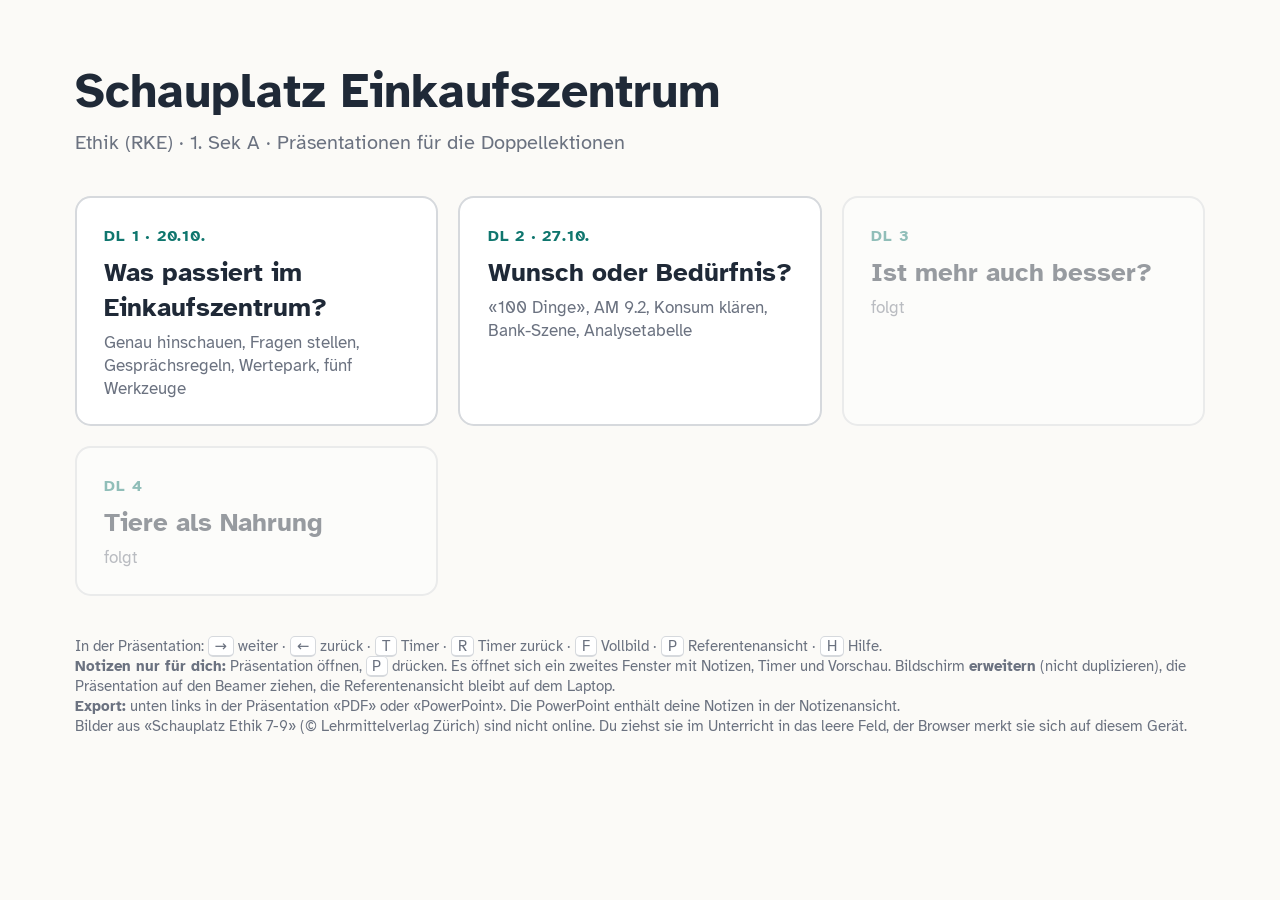
<file: index.html>
<!doctype html>
<html lang="de">
<head>
<meta charset="utf-8">
<meta name="viewport" content="width=device-width, initial-scale=1">
<title>Ethik Einkaufszentrum</title>
<link rel="preconnect" href="https://fonts.googleapis.com">
<link href="https://fonts.googleapis.com/css2?family=Atkinson+Hyperlegible:wght@400;700&display=swap" rel="stylesheet">
<link rel="stylesheet" href="assets/style.css">
</head>
<body class="start">
<main>
  <h1>Schauplatz Einkaufszentrum</h1>
  <p class="sub">Ethik (RKE) · 1. Sek A · Präsentationen für die Doppellektionen</p>
  <div class="cards">
    <a class="card" href="dl1.html"><span class="k">DL 1 · 20.10.</span><h2>Was passiert im Einkaufszentrum?</h2><p>Genau hinschauen, Fragen stellen, Gesprächsregeln, Wertepark, fünf Werkzeuge</p></a>
    <a class="card" href="dl2.html"><span class="k">DL 2 · 27.10.</span><h2>Wunsch oder Bedürfnis?</h2><p>«100 Dinge», AM 9.2, Konsum klären, Bank-Szene, Analysetabelle</p></a>
    <div class="card off"><span class="k">DL 3</span><h2>Ist mehr auch besser?</h2><p>folgt</p></div>
    <div class="card off"><span class="k">DL 4</span><h2>Tiere als Nahrung</h2><p>folgt</p></div>
  </div>
  <p class="hint">
    In der Präsentation: <kbd>→</kbd> weiter · <kbd>←</kbd> zurück · <kbd>T</kbd> Timer · <kbd>R</kbd> Timer zurück ·
    <kbd>F</kbd> Vollbild · <kbd>P</kbd> Referentenansicht · <kbd>H</kbd> Hilfe.<br>
    <b>Notizen nur für dich:</b> Präsentation öffnen, <kbd>P</kbd> drücken. Es öffnet sich ein zweites Fenster mit Notizen, Timer und Vorschau.
    Bildschirm <b>erweitern</b> (nicht duplizieren), die Präsentation auf den Beamer ziehen, die Referentenansicht bleibt auf dem Laptop.<br>
    <b>Export:</b> unten links in der Präsentation «PDF» oder «PowerPoint». Die PowerPoint enthält deine Notizen in der Notizenansicht.<br>
    Bilder aus «Schauplatz Ethik 7-9» (© Lehrmittelverlag Zürich) sind nicht online. Du ziehst sie im Unterricht in das leere Feld,
    der Browser merkt sie sich auf diesem Gerät.
  </p>
</main>
</body>
</html>
</file>
<file: assets/style.css>
:root {
  --bg: #fbfaf7;
  --ink: #1f2937;
  --muted: #6b7280;
  --line: #d6d9dd;
  --acc: #0f766e;
  --acc-l: #e3f3f0;
  --warn: #b45309;
  --card: #ffffff;
  --w-wahrnehmen: #c9b6e8;
  --w-sichtweisen: #c8dcae;
  --w-begriffe: #b3c0e6;
  --w-argumente: #f3c99a;
  --w-weiterdenken: #b9c8d8;
  font-size: min(1.55vw, 2.75vh);
}
@media (prefers-color-scheme: dark) {
  :root:not([data-theme="light"]) {
    --bg: #15181c; --ink: #eef0f2; --muted: #9aa3ad; --line: #353b42;
    --acc: #2dd4bf; --acc-l: #13332f; --card: #1d2126; --warn: #f59e0b;
  }
}
:root[data-theme="dark"] {
  --bg: #15181c; --ink: #eef0f2; --muted: #9aa3ad; --line: #353b42;
  --acc: #2dd4bf; --acc-l: #13332f; --card: #1d2126; --warn: #f59e0b;
}

* { box-sizing: border-box; }
html, body { margin: 0; height: 100%; }
body {
  background: var(--bg); color: var(--ink);
  font-family: "Atkinson Hyperlegible", "Segoe UI", system-ui, -apple-system, sans-serif;
  line-height: 1.35; overflow: hidden;
}

/* ---------- Startseite ---------- */
body.start { overflow: auto; }
.start main { max-width: 60rem; margin: 0 auto; padding: 3rem 1.5rem; }
.start h1 { font-size: 2.4rem; margin: 0 0 .3rem; }
.start p.sub { color: var(--muted); margin: 0 0 2rem; font-size: 1rem; }
.cards { display: grid; grid-template-columns: repeat(auto-fit, minmax(16rem, 1fr)); gap: 1rem; }
.card {
  display: block; text-decoration: none; color: inherit; background: var(--card);
  border: 2px solid var(--line); border-radius: .8rem; padding: 1.2rem 1.4rem;
}
.card:hover, .card:focus-visible { border-color: var(--acc); outline: none; }
.card .k { color: var(--acc); font-weight: 700; font-size: .8rem; letter-spacing: .05em; }
.card h2 { margin: .3rem 0 .4rem; font-size: 1.3rem; }
.card p { margin: 0; color: var(--muted); font-size: .85rem; }
.card.off { opacity: .45; pointer-events: none; }
.hint { margin-top: 2rem; font-size: .75rem; color: var(--muted); }
.hint kbd, .help kbd {
  border: 1px solid var(--line); border-bottom-width: 2px; border-radius: .25rem;
  padding: 0 .3rem; font-family: inherit; background: var(--card);
}

/* ---------- Präsentation ---------- */
.deck { position: fixed; inset: 0; }
.slide {
  position: absolute; inset: 0; display: none; flex-direction: column;
  padding: 3.6rem 4rem 2.6rem;
}
.slide.active { display: flex; }
.slide > .inner { flex: 1; display: flex; flex-direction: column; justify-content: safe center; min-height: 0; }
.slide h1 { font-size: 2.6rem; margin: 0 0 .6rem; line-height: 1.1; }
.slide h2 { font-size: 1.9rem; margin: 0 0 1rem; line-height: 1.15; }
.slide p, .slide li { font-size: 1.15rem; }
.slide .lead { font-size: 1.35rem; color: var(--muted); margin: 0 0 1rem; }
.slide ul, .slide ol { margin: .3rem 0; padding-left: 1.4em; }
.slide li { margin: .35rem 0; }
.slide .big { font-size: 1.6rem; font-weight: 700; }
.slide .muted { color: var(--muted); }
.slide.title { background: var(--acc); color: #fff; }
.slide.title .lead { color: rgba(255,255,255,.85); }
.slide.title .kicker { font-size: 1rem; letter-spacing: .08em; text-transform: uppercase; opacity: .85; }
.slide.pause .inner { align-items: center; text-align: center; }
.slide.pause h1 { font-size: 4rem; }

.topbar {
  position: fixed; top: 0; left: 0; right: 0; height: 3rem; z-index: 5;
  display: flex; align-items: center; gap: 1rem; padding: 0 1.2rem;
  font-size: .7rem; color: var(--muted); pointer-events: none;
}
.topbar .phase { font-weight: 700; color: var(--acc); }
.topbar .sp { flex: 1; }
.progress { position: fixed; left: 0; bottom: 0; height: .25rem; background: var(--acc); z-index: 5; transition: width .2s; }
.counter { position: fixed; right: 1.2rem; bottom: .7rem; font-size: .65rem; color: var(--muted); z-index: 5; }
body.on-title .topbar, body.on-title .counter { color: rgba(255,255,255,.8); }
body.on-title .topbar .phase { color: #fff; }

/* Bausteine */
.box { background: var(--acc-l); border-radius: .7rem; padding: .9rem 1.2rem; }
.box.line { background: transparent; border: 2px solid var(--line); }
.grid2 { display: grid; grid-template-columns: 1fr 1fr; gap: 1.2rem; }
.grid3 { display: grid; grid-template-columns: repeat(3, 1fr); gap: 1rem; }
.task { counter-reset: t; list-style: none; padding: 0; }
.task li { counter-increment: t; position: relative; padding-left: 2.4rem; margin: .7rem 0; }
.task li::before {
  content: counter(t); position: absolute; left: 0; top: .05em; width: 1.7rem; height: 1.7rem;
  border-radius: 50%; background: var(--acc); color: #fff; font-weight: 700; font-size: .9rem;
  display: flex; align-items: center; justify-content: center;
}
.chips { display: flex; flex-wrap: wrap; gap: .5rem; margin: .4rem 0; }
.chip { background: var(--card); border: 2px solid var(--line); border-radius: 2rem; padding: .25rem .9rem; font-size: 1.05rem; font-weight: 700; }
.chip.acc { border-color: var(--acc); color: var(--acc); }
.rule { background: var(--acc); color: #fff; border-radius: .7rem; padding: .8rem 1.2rem; font-size: 1.4rem; font-weight: 700; margin: .5rem 0; }
.crit { display: grid; grid-template-columns: 2.2rem 1fr; gap: .4rem .8rem; align-items: start; margin: .45rem 0; }
.crit .n { width: 2.2rem; height: 2.2rem; border-radius: 50%; background: var(--acc); color: #fff; font-weight: 700; display: flex; align-items: center; justify-content: center; }
.crit p { margin: .25rem 0 0; font-size: 1.1rem; }
table.t { border-collapse: collapse; width: 100%; font-size: 1rem; }
table.t th, table.t td { border-bottom: 1px solid var(--line); padding: .4rem .6rem; text-align: left; vertical-align: top; }
table.t th { color: var(--acc); }
.qcard { background: var(--card); border: 2px solid var(--line); border-radius: .7rem; padding: .9rem 1rem; }
.qcard h3 { margin: 0 0 .4rem; font-size: 1.15rem; }
.qcard p { margin: .2rem 0; font-size: 1rem; }
.qcard .ex { font-style: italic; }
.qcard.acc { border-color: var(--acc); background: var(--acc-l); }
.vs { display: grid; grid-template-columns: 1fr 1fr 1fr; gap: 1rem; text-align: center; }
.vs .qcard .big { display: block; margin: .3rem 0; }
.tool { border-radius: .7rem; padding: .7rem 1rem; color: #1f2937; }
.tool h3 { margin: 0 0 .2rem; font-size: 1.1rem; }
.tool p { margin: 0; font-size: .9rem; }
.tool.today { outline: .25rem solid var(--acc); outline-offset: .15rem; }
.tool.wahrnehmen { background: var(--w-wahrnehmen); }
.tool.sichtweisen { background: var(--w-sichtweisen); }
.tool.begriffe { background: var(--w-begriffe); }
.tool.argumente { background: var(--w-argumente); }
.tool.weiterdenken { background: var(--w-weiterdenken); }
.tools { display: grid; grid-template-columns: repeat(5, 1fr); gap: .7rem; }
.sentence { font-size: 1.5rem; font-weight: 700; border-left: .35rem solid var(--acc); padding: .3rem 0 .3rem 1rem; margin: .8rem 0; }
.overview li { font-size: 1.05rem; margin: .25rem 0; }
.overview li.now { font-weight: 700; color: var(--acc); }

/* Bilder */
.bild {
  margin: 0; flex: 1; min-height: 0; display: flex; align-items: center; justify-content: center;
  border-radius: .7rem; position: relative;
}
.bild img { max-width: 100%; max-height: 100%; object-fit: contain; border-radius: .4rem; }
.bild.leer { border: .2rem dashed var(--line); flex-direction: column; gap: .6rem; color: var(--muted); text-align: center; padding: 1rem; }
.bild.leer.drag { border-color: var(--acc); background: var(--acc-l); }
.bild .lbl { font-size: 1.1rem; font-weight: 700; color: var(--ink); }
.bild button, .tbtn {
  font: inherit; font-size: .8rem; border: 2px solid var(--acc); color: var(--acc); background: var(--card);
  border-radius: .5rem; padding: .3rem .8rem; cursor: pointer;
}
.bild .weg {
  position: absolute; top: .3rem; right: .3rem; font-size: .55rem; opacity: 0; transition: opacity .2s;
}
.bild:hover .weg { opacity: .9; }
.split { display: grid; grid-template-columns: 1.5fr 1fr; gap: 1.5rem; flex: 1; min-height: 0; }
.split > div { display: flex; flex-direction: column; min-height: 0; justify-content: safe center; }
.split p, .split li { font-size: 1.05rem; }
.split .chip { font-size: .95rem; }

/* Timer */
.timer {
  position: fixed; right: 4.6rem; top: .35rem; z-index: 6; display: none; align-items: center; gap: .4rem;
  background: var(--card); border: 2px solid var(--line); border-radius: .6rem; padding: .1rem .35rem .1rem .7rem;
}
.timer.show { display: flex; }
.timer .time { font-size: 1.35rem; font-weight: 700; font-variant-numeric: tabular-nums; min-width: 4.2ch; text-align: right; }
.timer.run { border-color: var(--acc); }
.timer.low .time { color: var(--warn); }
.timer.done { border-color: var(--warn); animation: blink 1s steps(2) infinite; }
@keyframes blink { 50% { background: var(--acc-l); } }
.timer button { font: inherit; font-size: .65rem; border: 1px solid var(--line); background: transparent; color: var(--ink); border-radius: .4rem; padding: .25rem .5rem; cursor: pointer; }

/* Notizen und Hilfe */
.notes { display: none; }
.notespanel, .help {
  position: fixed; left: 1rem; right: 1rem; bottom: 1.4rem; z-index: 7; display: none;
  background: var(--card); border: 2px solid var(--acc); border-radius: .7rem; padding: .7rem 1rem;
  font-size: .75rem; max-height: 35vh; overflow: auto; box-shadow: 0 .3rem 1.2rem rgba(0,0,0,.15);
}
.notespanel.show, .help.show { display: block; }
.notespanel b { color: var(--acc); }
.navbtns { position: fixed; left: 1rem; bottom: .55rem; z-index: 6; display: flex; gap: .4rem; opacity: .35; transition: opacity .2s; }
.navbtns:hover { opacity: 1; }
.navbtns button, .navbtns a { font: inherit; font-size: .6rem; border: 1px solid var(--line); background: var(--card); color: var(--ink); border-radius: .4rem; padding: .2rem .55rem; cursor: pointer; text-decoration: none; }

/* Auftragsleiste: Wann arbeiten die SuS? */
.auftrag {
  margin-top: auto; display: flex; align-items: center; flex-wrap: wrap; gap: .4rem 1.2rem;
  background: var(--acc); color: #fff; border-radius: .7rem; padding: .55rem 1.1rem; font-size: 1.05rem;
}
.auftrag .ic svg { width: 2.4rem; height: 1.6rem; fill: currentColor; display: block; }
.auftrag .was { font-weight: 700; font-size: 1.2rem; }
.auftrag .dauer { font-weight: 700; background: rgba(255,255,255,.2); border-radius: 2rem; padding: .05rem .7rem; }
.auftrag .mat b { font-weight: 700; }
.auftrag.m-hoeren, .auftrag.m-plenum { background: var(--acc-l); color: var(--ink); }
.auftrag.m-hoeren .dauer, .auftrag.m-plenum .dauer { background: var(--card); }
.auftrag.m-hoeren .ic, .auftrag.m-plenum .ic { color: var(--acc); }
.fertig { font-size: .95rem; color: var(--muted); padding: .4rem .2rem 0; }
.fertig b { color: var(--acc); }
.slide > .inner, .slide > .split { margin-bottom: .8rem; }

/* Vorschau in der Referentenansicht und Export */
body.preview .slide { padding-top: 3rem; padding-bottom: 2rem; }
body.preview .bild.leer button { display: none; }
body.exporting .topbar, body.exporting .timer, body.exporting .navbtns, body.exporting .counter,
body.exporting .progress, body.exporting .help, body.exporting .bild .weg { display: none !important; }

body.exporting .bild.leer button { visibility: hidden; }
.exportbox {
  position: fixed; inset: auto 0 45% 0; margin: 0 auto; width: max-content; z-index: 20;
  background: var(--ink); color: var(--bg); border-radius: .7rem; padding: .8rem 1.4rem; font-size: .9rem;
}
.navbtns span { display: contents; }

@media (max-width: 700px) {
  :root { font-size: 15px; }
  body { overflow: auto; }
  .slide { padding: 3.5rem 1rem 3rem; }
  .grid2, .grid3, .vs, .tools, .split { grid-template-columns: 1fr; }
}
</file>
